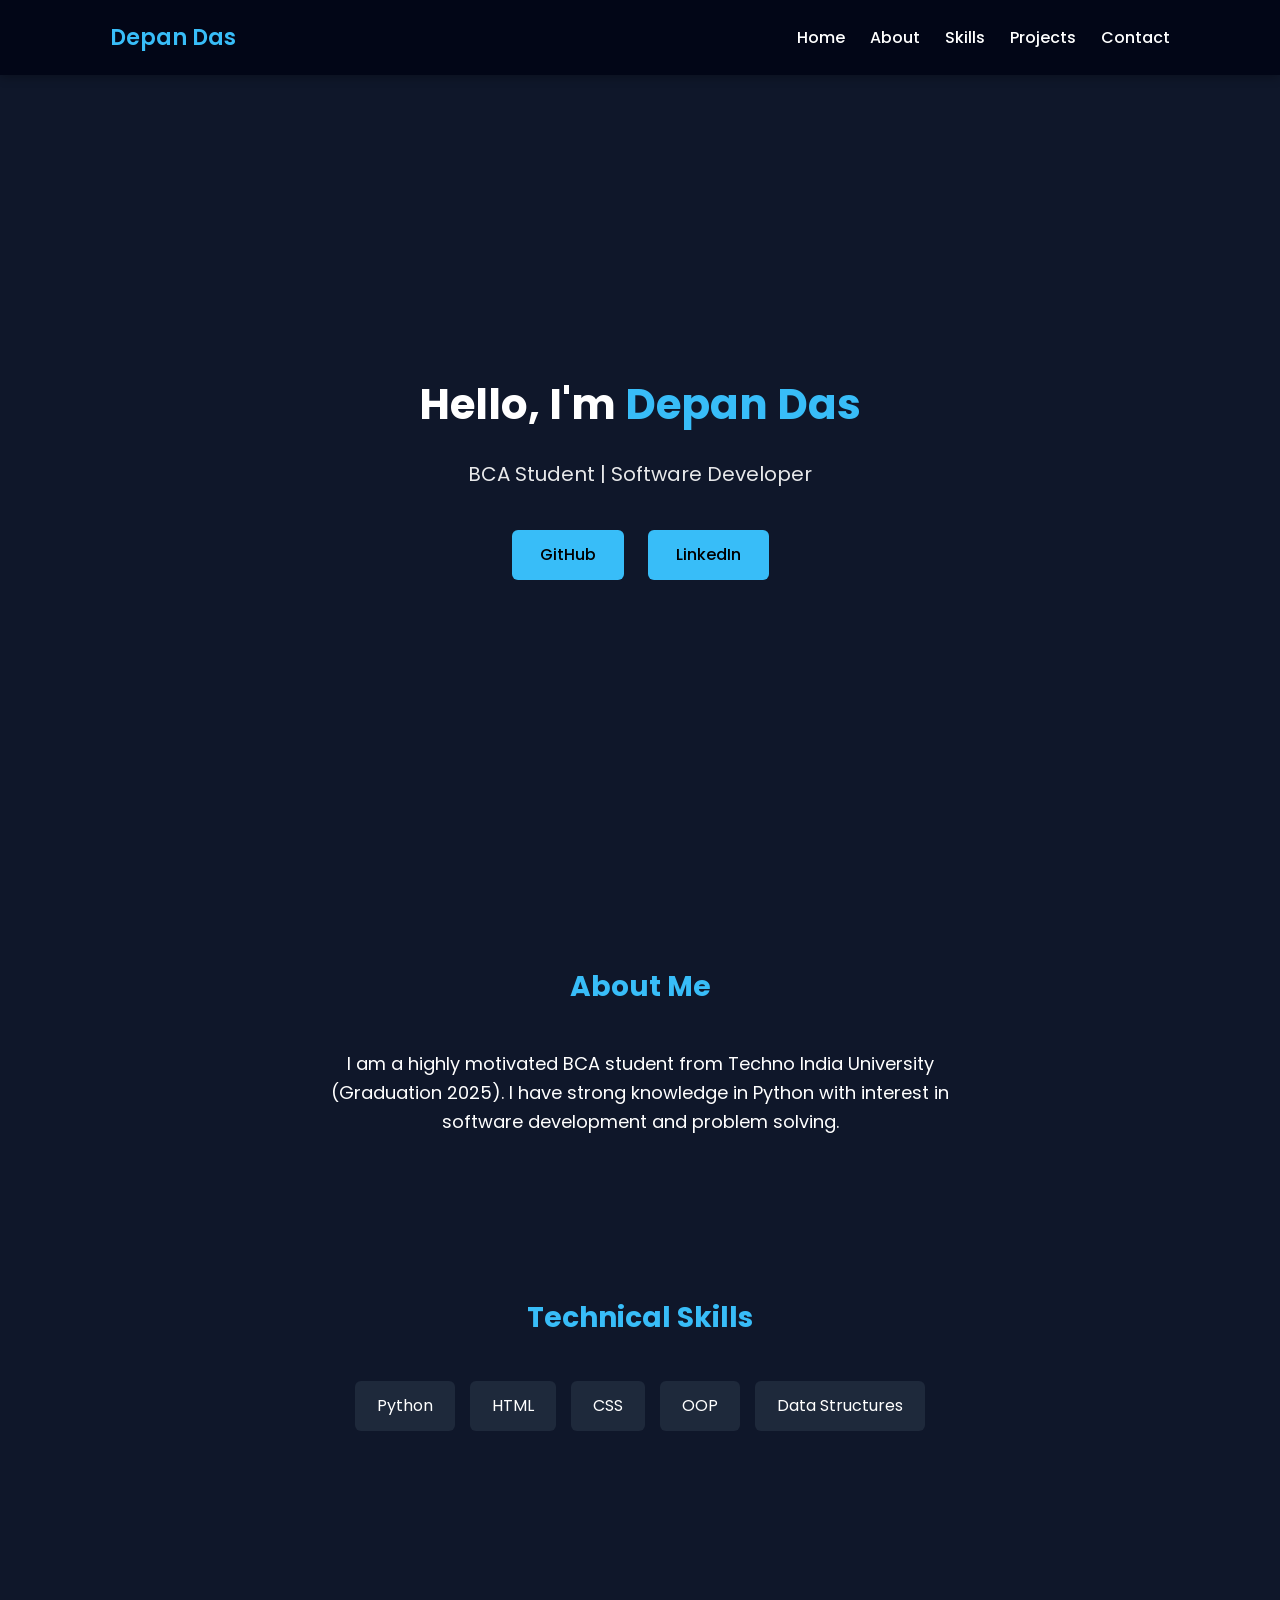
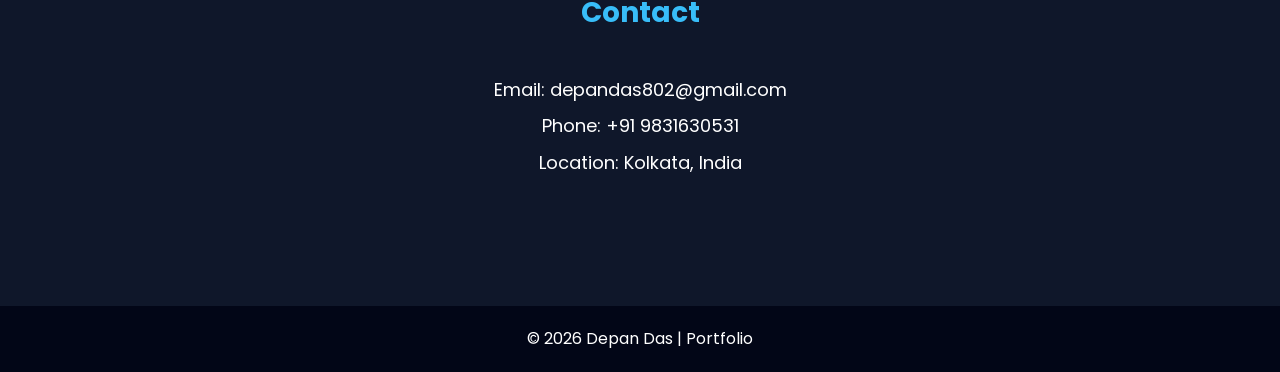
<file: code_workspace/Portfolio/index.html>
<!DOCTYPE html>
<html lang="en">
<head>
<meta charset="UTF-8">
<meta name="viewport" content="width=device-width, initial-scale=1.0">
<title>Depan Das | Portfolio</title>
<link rel="stylesheet" href="style.css">
<link href="https://fonts.googleapis.com/css2?family=Poppins:wght@300;400;600&display=swap" rel="stylesheet">
</head>

<body>

<header>
<nav>
<h2 class="logo">Depan Das</h2>

<ul class="nav-links">
<li><a href="#home">Home</a></li>
<li><a href="#about">About</a></li>
<li><a href="#skills">Skills</a></li>
<li><a href="#projects">Projects</a></li>
<li><a href="#contact">Contact</a></li>
</ul>

</nav>
</header>

<section id="home" class="hero">

<h1>Hello, I'm <span>Depan Das</span></h1>
<p>BCA Student | Software Developer</p>

<div class="buttons">
<a href="https://github.com/DEPAN409" target="_blank">GitHub</a>
<a href="https://www.linkedin.com/in/depan-das-959194389" target="_blank">LinkedIn</a>
</div>

</section>

<section id="about">

<h2>About Me</h2>

<p>
I am a highly motivated BCA student from Techno India University (Graduation 2025).
I have strong knowledge in  Python with interest in software
development and problem solving.
</p>

</section>

<section id="skills">

<h2>Technical Skills</h2>

<div class="skill-container">


<div class="skill">Python</div>
<div class="skill">HTML</div>
<div class="skill">CSS</div>
<div class="skill">OOP</div>
<div class="skill">Data Structures</div>

</div>

</section>



<section id="contact">

<h2>Contact</h2>

<p>Email: depandas802@gmail.com</p>
<p>Phone: +91 9831630531</p>
<p>Location: Kolkata, India</p>

</section>

<footer>

<p>© 2026 Depan Das | Portfolio</p>

</footer>

<script src="script.js"></script>

</body>
</html>
</file>
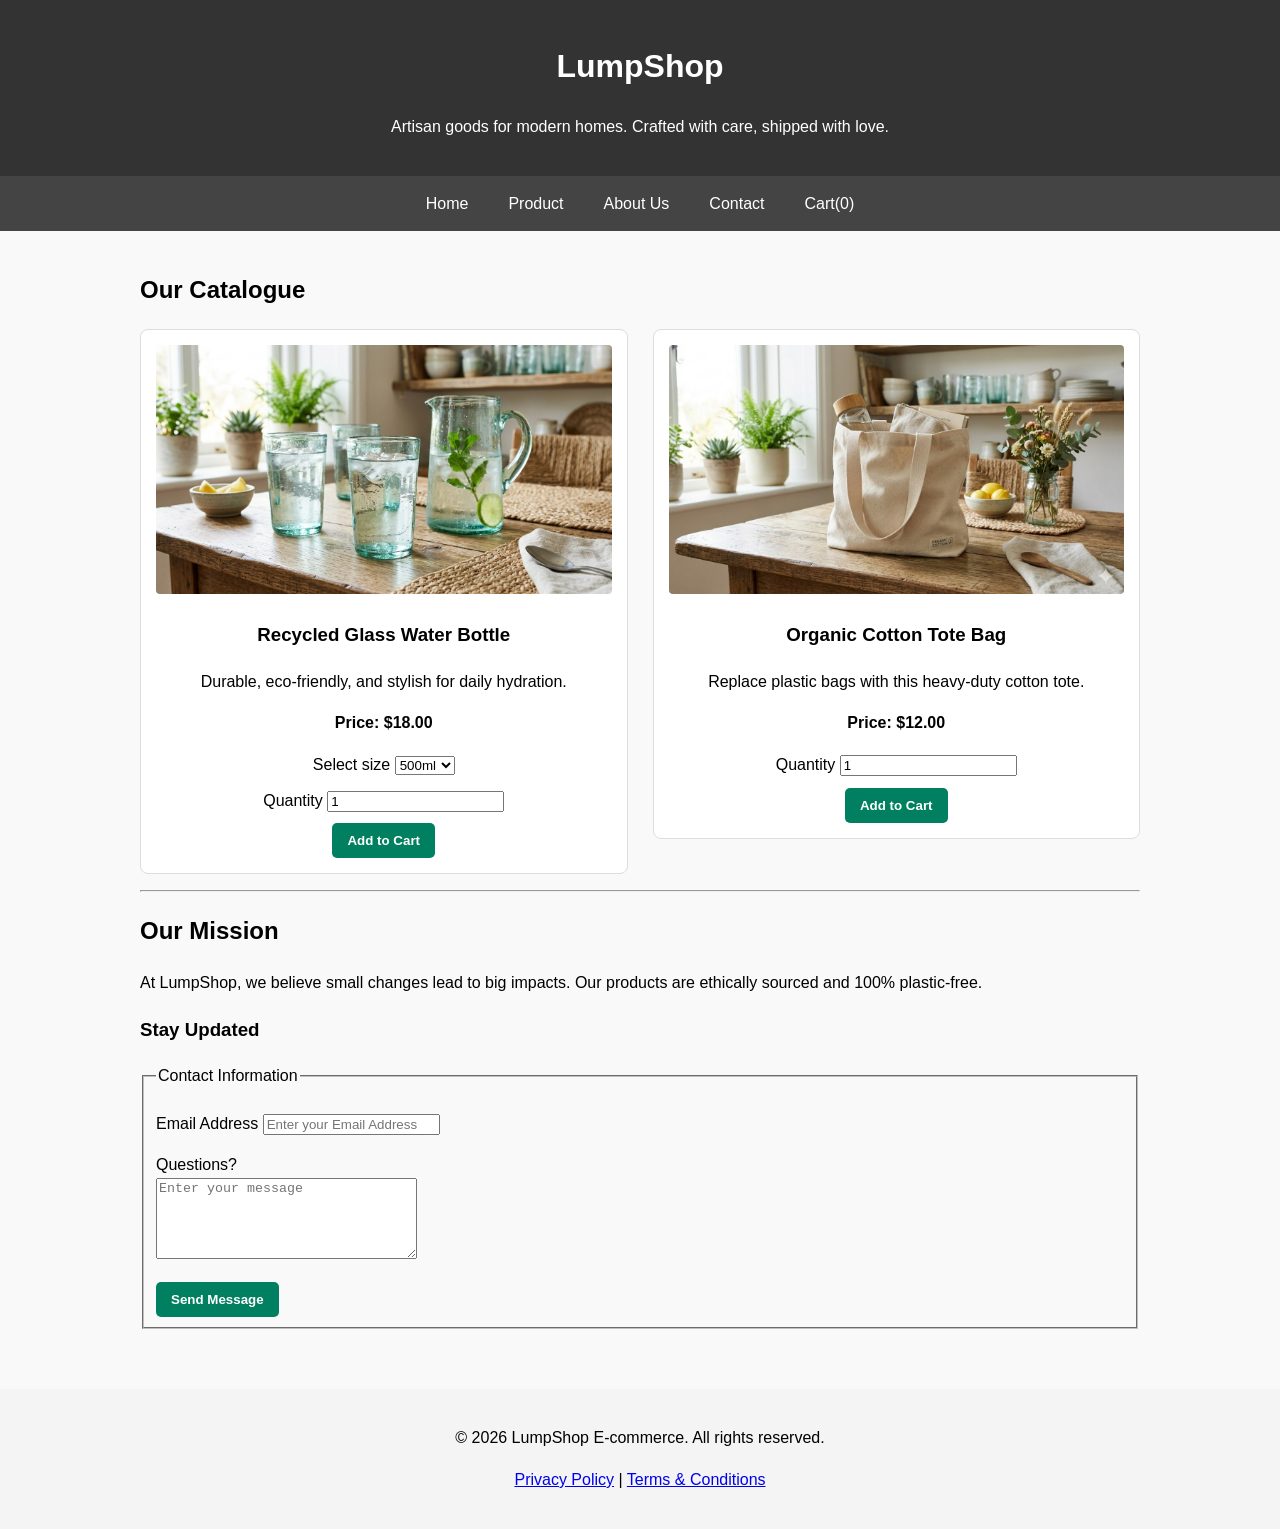
<file: code_workspace/Projects/index.html>
<!DOCTYPE html>
<html lang="en">

<head>
    <meta charset="UTF-8">
    <meta name="viewport" content="width=device-width, initial-scale=1.0">
    <title>LumpShop - E-Commerce Website</title>

    <style>
        body {
            font-family: sans-serif;
            line-height: 1.6;
            margin: 0;
            padding: 0;
            background-color: #f9f9f9;
        }

        header {
            background: #333;
            color: white;
            padding: 20px 0;
            text-align: center;
        }

        nav ul {
            list-style: none;
            padding: 10px 0;
            display: flex;
            justify-content: center;
            gap: 20px;
            background: #444;
            margin: 0;
        }

        nav a {
            color: white;
            text-decoration: none;
            padding: 5px 10px;
            display: block;
        }

        main {
            padding: 20px;
            max-width: 1000px;
            margin: auto;
        }

        /* Container for the products */
        .product-grid {
            display: grid;
            grid-template-columns: repeat(auto-fit, minmax(250px, 1fr));
            gap: 25px;
            list-style: none;
            padding: 0;
        }

        /* Individual Product Card */
        .product-card {
            border: 1px solid #ddd;
            padding: 15px;
            border-radius: 8px;
            text-align: center;
            background: white;
            transition: transform 0.3s ease;
        }

        .product-card:hover {
            transform: translateY(-5px);
            box-shadow: 0 4px 15px rgba(0, 0, 0, 0.1);
        }

        .product-card img {
            max-width: 100%;
            height: auto;
            border-radius: 4px;
        }

        footer {
            background: #f4f4f4;
            text-align: center;
            padding: 20px;
            margin-top: 40px;
        }

        .form-group {
            margin: 10px 0;
        }

        button {
            cursor: pointer;
            background: #008060;
            color: white;
            border: none;
            padding: 10px 15px;
            border-radius: 5px;
            font-weight: bold;
        }

        button:hover {
            background: #005e46;
        }
    </style>
</head>

<body>

    <header>
        <h1>LumpShop</h1>
        <p>Artisan goods for modern homes. Crafted with care, shipped with love.</p>
    </header>

    <nav>
        <ul>
            <li><a href="#Homepage">Home</a></li>
            <li><a href="#Catalogue">Product</a></li>
            <li><a href="#About">About Us</a></li>
            <li><a href="#Contact">Contact</a></li>
            <li><a href="#Cart">Cart(0)</a></li>
        </ul>
    </nav>

    <main>
        <section id="Catalogue">
            <h2>Our Catalogue</h2>
            <ul class="product-grid">
                <li>
                    <article class="product-card">
                        <img src="asset/Recycled glass water.png" alt="Recycled glass water">
                        <h3>Recycled Glass Water Bottle</h3>
                        <p>Durable, eco-friendly, and stylish for daily hydration.</p>
                        <p><strong>Price: $18.00</strong></p>

                        <form action="#" method="post">
                            <div class="form-group">
                                <label for="size-glass">Select size</label>
                                <select name="size" id="size-glass">
                                    <option value="500ml">500ml</option>
                                    <option value="750ml">750ml</option>
                                    <option value="1L">1 Liter</option>
                                </select>
                            </div>
                            <div class="form-group">
                                <label for="qty-glass">Quantity</label>
                                <input type="number" name="Quantity" id="qty-glass" value="1" min="1">
                            </div>
                            <button type="submit">Add to Cart</button>
                        </form>
                    </article>
                </li>
                <li>
                    <article class="product-card">
                        <img src="asset/Organic cotton tote bag.png" alt="Organic cotton tote bag">
                        <h3>Organic Cotton Tote Bag</h3>
                        <p>Replace plastic bags with this heavy-duty cotton tote.</p>
                        <p><strong>Price: $12.00</strong></p>

                        <form action="#" method="post">
                            <div class="form-group">
                                <label for="qty-tote">Quantity</label>
                                <input type="number" name="Quantity" id="qty-tote" value="1" min="1">
                            </div>
                            <button type="submit">Add to Cart</button>
                        </form>
                    </article>
                </li>
            </ul>
        </section>

        <hr>

        <section id="About">
            <h2>Our Mission</h2>
            <p>At LumpShop, we believe small changes lead to big impacts. Our products are ethically sourced and 100%
                plastic-free.</p>
        </section>

        <section id="Contact">
            <h3>Stay Updated</h3>
            <form action="#">
                <fieldset>
                    <legend>Contact Information</legend>
                    <p>
                        <label for="email">Email Address</label>
                        <input type="email" name="user_email" id="email" placeholder="Enter your Email Address"
                            required>
                    </p>
                    <p>
                        <label for="message">Questions?</label><br>
                        <textarea name="message" id="message" cols="30" rows="5"
                            placeholder="Enter your message"></textarea>
                    </p>
                    <button type="submit">Send Message</button>
                </fieldset>
            </form>
        </section>
    </main>

    <footer>
        <p>&copy; 2026 LumpShop E-commerce. All rights reserved.</p>
        <p><a href="#">Privacy Policy</a> | <a href="#">Terms & Conditions</a></p>
    </footer>

</body>

</html>
</file>
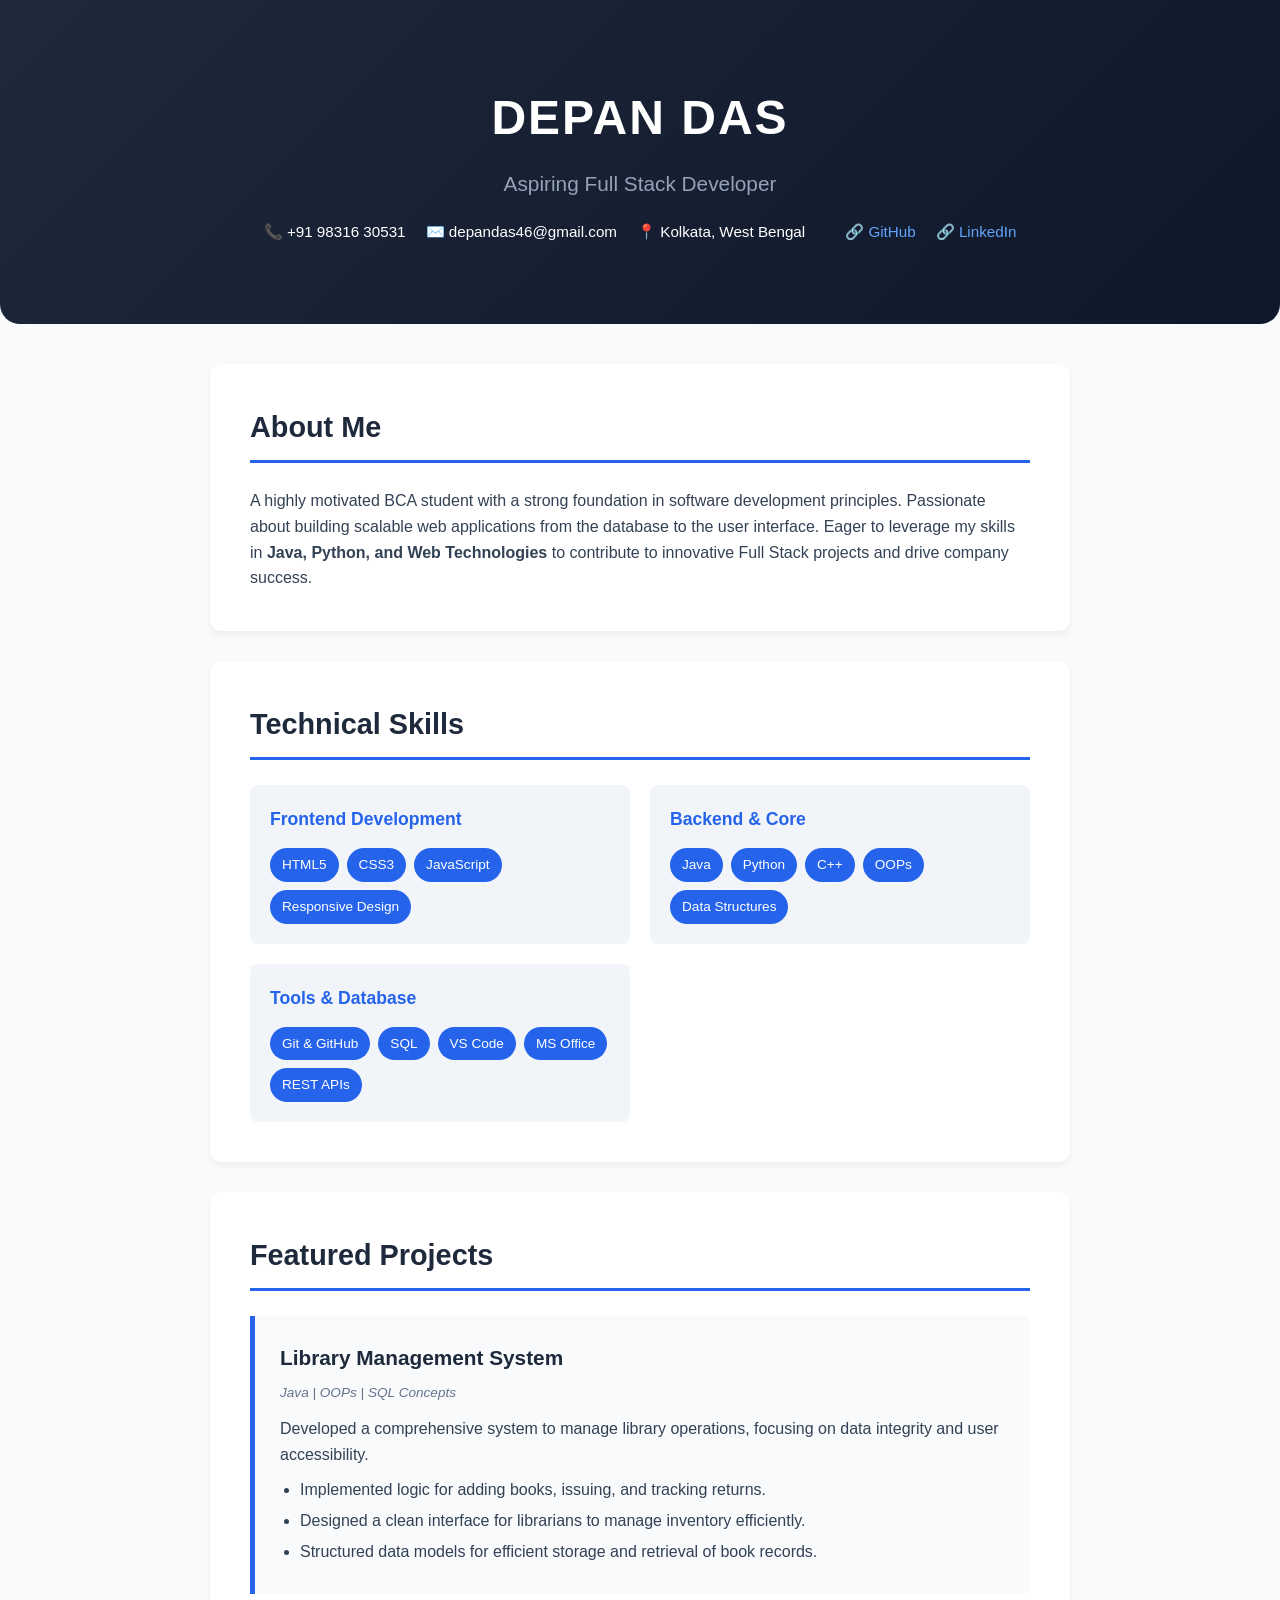
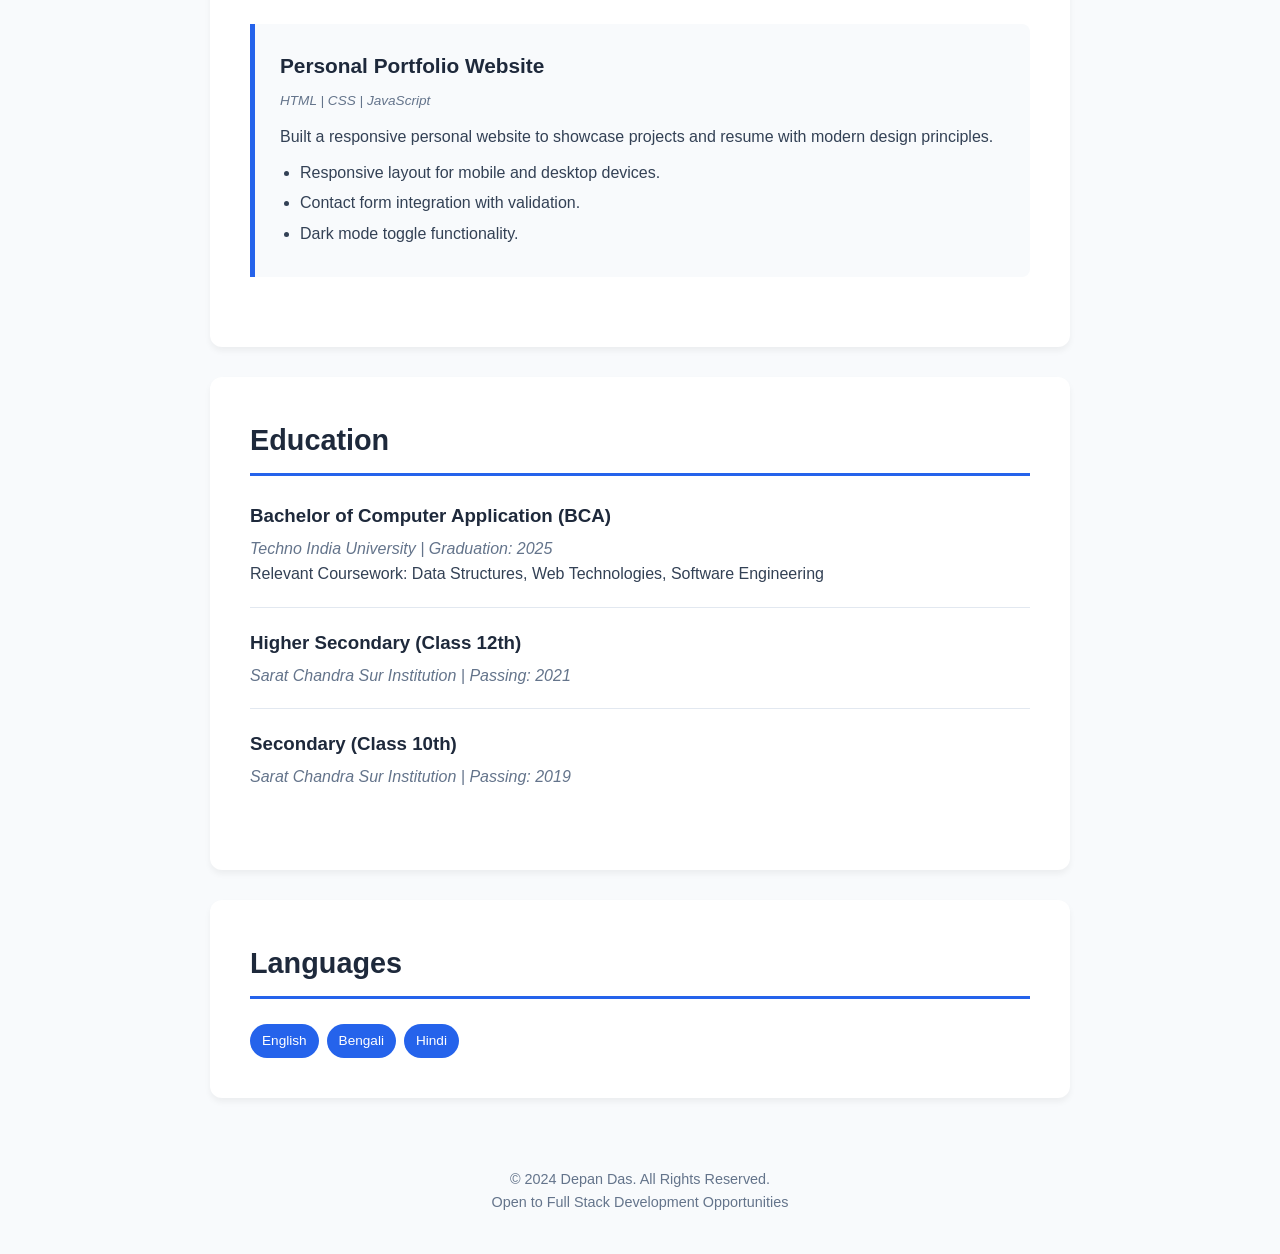
<file: code_workspace/dip.html>
<!DOCTYPE html>
<html lang="en">
<head>
    <meta charset="UTF-8">
    <meta name="viewport" content="width=device-width, initial-scale=1.0">
    <title>Depan Das - Full Stack Developer Portfolio</title>
    <style>
        /* CSS Variables for Easy Color Changes */
        :root {
            --primary: #2563eb;
            --primary-dark: #1e40af;
            --dark: #1e293b;
            --light: #f8fafc;
            --text: #334155;
            --text-light: #64748b;
            --white: #ffffff;
        }

        /* Global Styles */
        * {
            margin: 0;
            padding: 0;
            box-sizing: border-box;
        }

        body {
            font-family: 'Segoe UI', Tahoma, Geneva, Verdana, sans-serif;
            line-height: 1.6;
            color: var(--text);
            background-color: var(--light);
        }

        a {
            text-decoration: none;
            color: inherit;
        }

        /* Header Section */
        header {
            text-align: center;
            padding: 80px 20px;
            background: linear-gradient(135deg, var(--dark) 0%, #0f172a 100%);
            color: var(--white);
            border-radius: 0 0 20px 20px;
            margin-bottom: 40px;
        }

        header h1 {
            font-size: 3em;
            margin-bottom: 10px;
            letter-spacing: 2px;
        }

        header .subtitle {
            font-size: 1.3em;
            color: #94a3b8;
            margin-bottom: 20px;
            font-weight: 500;
        }

        .contact-info {
            display: flex;
            justify-content: center;
            flex-wrap: wrap;
            gap: 20px;
            font-size: 0.95em;
        }

        .contact-info a {
            color: #60a5fa;
            transition: color 0.3s;
        }

        .contact-info a:hover {
            color: var(--white);
        }

        /* Main Container */
        .container {
            max-width: 900px;
            margin: 0 auto;
            padding: 0 20px;
        }

        /* Section Styles */
        .section {
            background: var(--white);
            padding: 40px;
            border-radius: 12px;
            box-shadow: 0 4px 6px rgba(0, 0, 0, 0.05);
            margin-bottom: 30px;
        }

        h2 {
            color: var(--dark);
            border-bottom: 3px solid var(--primary);
            padding-bottom: 10px;
            margin-bottom: 25px;
            font-size: 1.8em;
        }

        /* Skills Section */
        .skills-grid {
            display: grid;
            grid-template-columns: repeat(auto-fit, minmax(250px, 1fr));
            gap: 20px;
        }

        .skill-category {
            background: #f1f5f9;
            padding: 20px;
            border-radius: 8px;
        }

        .skill-category h3 {
            color: var(--primary);
            margin-bottom: 15px;
            font-size: 1.1em;
        }

        .skill-tags {
            display: flex;
            flex-wrap: wrap;
            gap: 8px;
        }

        .skill-tag {
            background: var(--primary);
            color: var(--white);
            padding: 6px 12px;
            border-radius: 20px;
            font-size: 0.85em;
            font-weight: 500;
        }

        /* Projects Section */
        .project-card {
            border-left: 5px solid var(--primary);
            padding-left: 25px;
            margin-bottom: 30px;
            background: #f8fafc;
            padding: 25px;
            border-radius: 0 8px 8px 0;
            transition: transform 0.3s;
        }

        .project-card:hover {
            transform: translateX(5px);
        }

        .project-card h3 {
            color: var(--dark);
            margin-bottom: 8px;
            font-size: 1.3em;
        }

        .tech-stack {
            font-size: 0.85em;
            color: var(--text-light);
            margin-bottom: 12px;
            font-style: italic;
        }

        .project-card ul {
            padding-left: 20px;
            margin-top: 10px;
        }

        .project-card li {
            margin-bottom: 5px;
        }

        /* Education Section */
        .education-item {
            margin-bottom: 20px;
            padding-bottom: 20px;
            border-bottom: 1px solid #e2e8f0;
        }

        .education-item:last-child {
            border-bottom: none;
        }

        .education-item h3 {
            color: var(--dark);
            margin-bottom: 5px;
        }

        .education-item .institution {
            color: var(--text-light);
            font-style: italic;
        }

        /* Footer */
        footer {
            text-align: center;
            padding: 40px 20px;
            color: var(--text-light);
            font-size: 0.9em;
        }

        /* Responsive Design */
        @media (max-width: 600px) {
            header h1 {
                font-size: 2em;
            }
            
            .section {
                padding: 25px;
            }
            
            .contact-info {
                flex-direction: column;
                gap: 10px;
            }
        }
    </style>
</head>
<body>

    <!-- Header Section -->
    <header>
        <h1>DEPAN DAS</h1>
        <div class="subtitle">Aspiring Full Stack Developer</div>
        <div class="contact-info">
            <span>📞 +91 98316 30531</span>
            <span>✉️ depandas46@gmail.com</span>
            <span>📍 Kolkata, West Bengal</span>
            <br>
            <!-- UPDATED LINKS BELOW -->
            <a href="https://github.com/DEPAN409" target="_blank">🔗 GitHub</a>
            <a href="https://www.linkedin.com/in/depan-das-959194389" target="_blank">🔗 LinkedIn</a>
        </div>
    </header>

    <div class="container">
        
        <!-- About Section -->
        <div class="section">
            <h2>About Me</h2>
            <p>A highly motivated BCA student with a strong foundation in software development principles. Passionate about building scalable web applications from the database to the user interface. Eager to leverage my skills in <strong>Java, Python, and Web Technologies</strong> to contribute to innovative Full Stack projects and drive company success.</p>
        </div>

        <!-- Skills Section -->
        <div class="section">
            <h2>Technical Skills</h2>
            <div class="skills-grid">
                <div class="skill-category">
                    <h3>Frontend Development</h3>
                    <div class="skill-tags">
                        <span class="skill-tag">HTML5</span>
                        <span class="skill-tag">CSS3</span>
                        <span class="skill-tag">JavaScript</span>
                        <span class="skill-tag">Responsive Design</span>
                    </div>
                </div>
                <div class="skill-category">
                    <h3>Backend & Core</h3>
                    <div class="skill-tags">
                        <span class="skill-tag">Java</span>
                        <span class="skill-tag">Python</span>
                        <span class="skill-tag">C++</span>
                        <span class="skill-tag">OOPs</span>
                        <span class="skill-tag">Data Structures</span>
                    </div>
                </div>
                <div class="skill-category">
                    <h3>Tools & Database</h3>
                    <div class="skill-tags">
                        <span class="skill-tag">Git & GitHub</span>
                        <span class="skill-tag">SQL</span>
                        <span class="skill-tag">VS Code</span>
                        <span class="skill-tag">MS Office</span>
                        <span class="skill-tag">REST APIs</span>
                    </div>
                </div>
            </div>
        </div>

        <!-- Projects Section -->
        <div class="section">
            <h2>Featured Projects</h2>
            
            <div class="project-card">
                <h3>Library Management System</h3>
                <div class="tech-stack">Java | OOPs | SQL Concepts</div>
                <p>Developed a comprehensive system to manage library operations, focusing on data integrity and user accessibility.</p>
                <ul>
                    <li>Implemented logic for adding books, issuing, and tracking returns.</li>
                    <li>Designed a clean interface for librarians to manage inventory efficiently.</li>
                    <li>Structured data models for efficient storage and retrieval of book records.</li>
                </ul>
            </div>

            <div class="project-card">
                <h3>Personal Portfolio Website</h3>
                <div class="tech-stack">HTML | CSS | JavaScript</div>
                <p>Built a responsive personal website to showcase projects and resume with modern design principles.</p>
                <ul>
                    <li>Responsive layout for mobile and desktop devices.</li>
                    <li>Contact form integration with validation.</li>
                    <li>Dark mode toggle functionality.</li>
                </ul>
            </div>
        </div>

        <!-- Education Section -->
        <div class="section">
            <h2>Education</h2>
            
            <div class="education-item">
                <h3>Bachelor of Computer Application (BCA)</h3>
                <div class="institution">Techno India University | Graduation: 2025</div>
                <p>Relevant Coursework: Data Structures, Web Technologies, Software Engineering</p>
            </div>

            <div class="education-item">
                <h3>Higher Secondary (Class 12th)</h3>
                <div class="institution">Sarat Chandra Sur Institution | Passing: 2021</div>
            </div>

            <div class="education-item">
                <h3>Secondary (Class 10th)</h3>
                <div class="institution">Sarat Chandra Sur Institution | Passing: 2019</div>
            </div>
        </div>

        <!-- Languages Section -->
        <div class="section">
            <h2>Languages</h2>
            <div class="skill-tags">
                <span class="skill-tag">English</span>
                <span class="skill-tag">Bengali</span>
                <span class="skill-tag">Hindi</span>
            </div>
        </div>

    </div>

    <!-- Footer -->
    <footer>
        <p>&copy; 2024 Depan Das. All Rights Reserved.</p>
        <p>Open to Full Stack Development Opportunities</p>
    </footer>

</body>
</html>
</file>
<file: code_workspace/Portfolio/style.css>
/* Reset */

*{
margin:0;
padding:0;
box-sizing:border-box;
font-family:'Poppins', sans-serif;
scroll-behavior:smooth;
}

/* Body */

body{
background:#0f172a;
color:white;
line-height:1.6;
}

/* Header */

header{
background:#020617;
position:sticky;
top:0;
width:100%;
z-index:1000;
box-shadow:0 2px 10px rgba(0,0,0,0.3);
}

nav{
max-width:1100px;
margin:auto;
display:flex;
justify-content:space-between;
align-items:center;
padding:20px;
}

.logo{
color:#38bdf8;
font-size:22px;
font-weight:600;
}

.nav-links{
display:flex;
list-style:none;
gap:25px;
}

.nav-links a{
text-decoration:none;
color:white;
font-weight:500;
transition:0.3s;
}

.nav-links a:hover{
color:#38bdf8;
}

/* Hero Section */

.hero{
height:90vh;
display:flex;
flex-direction:column;
justify-content:center;
align-items:center;
text-align:center;
padding:20px;
gap:20px;
}

.hero h1{
font-size:42px;
}

.hero span{
color:#38bdf8;
}

.hero p{
font-size:20px;
opacity:0.9;
}

/* Buttons */

.buttons{
margin-top:10px;
}

.buttons a{
display:inline-block;
margin:10px;
padding:12px 28px;
background:#38bdf8;
color:black;
text-decoration:none;
border-radius:6px;
font-weight:500;
transition:0.3s;
}

.buttons a:hover{
background:#0ea5e9;
transform:scale(1.05);
}

/* Sections */

section{
padding:80px 20px;
max-width:1100px;
margin:auto;
}

section h2{
text-align:center;
margin-bottom:40px;
color:#38bdf8;
font-size:28px;
}

/* About */

#about p{
max-width:700px;
margin:auto;
text-align:center;
font-size:18px;
}

/* Skills */

.skill-container{
display:flex;
flex-wrap:wrap;
justify-content:center;
gap:15px;
}

.skill{
background:#1e293b;
padding:12px 22px;
border-radius:6px;
transition:0.3s;
}

.skill:hover{
background:#38bdf8;
color:black;
transform:translateY(-3px);
}

/* Projects */

.project-card{
background:#1e293b;
padding:25px;
border-radius:10px;
max-width:500px;
margin:auto;
text-align:center;
transition:0.3s;
}

.project-card:hover{
transform:translateY(-5px);
background:#334155;
}

.project-card h3{
margin-bottom:10px;
color:#38bdf8;
}

/* Contact */

#contact{
text-align:center;
}

#contact p{
margin:8px 0;
font-size:18px;
}

/* Footer */

footer{
background:#020617;
text-align:center;
padding:20px;
margin-top:40px;
}

/* Responsive */

@media(max-width:768px){

.nav-links{
display:none;
}

.hero h1{
font-size:32px;
}

.hero p{
font-size:18px;
}

.skill-container{
flex-direction:column;
align-items:center;
}

}
</file>
